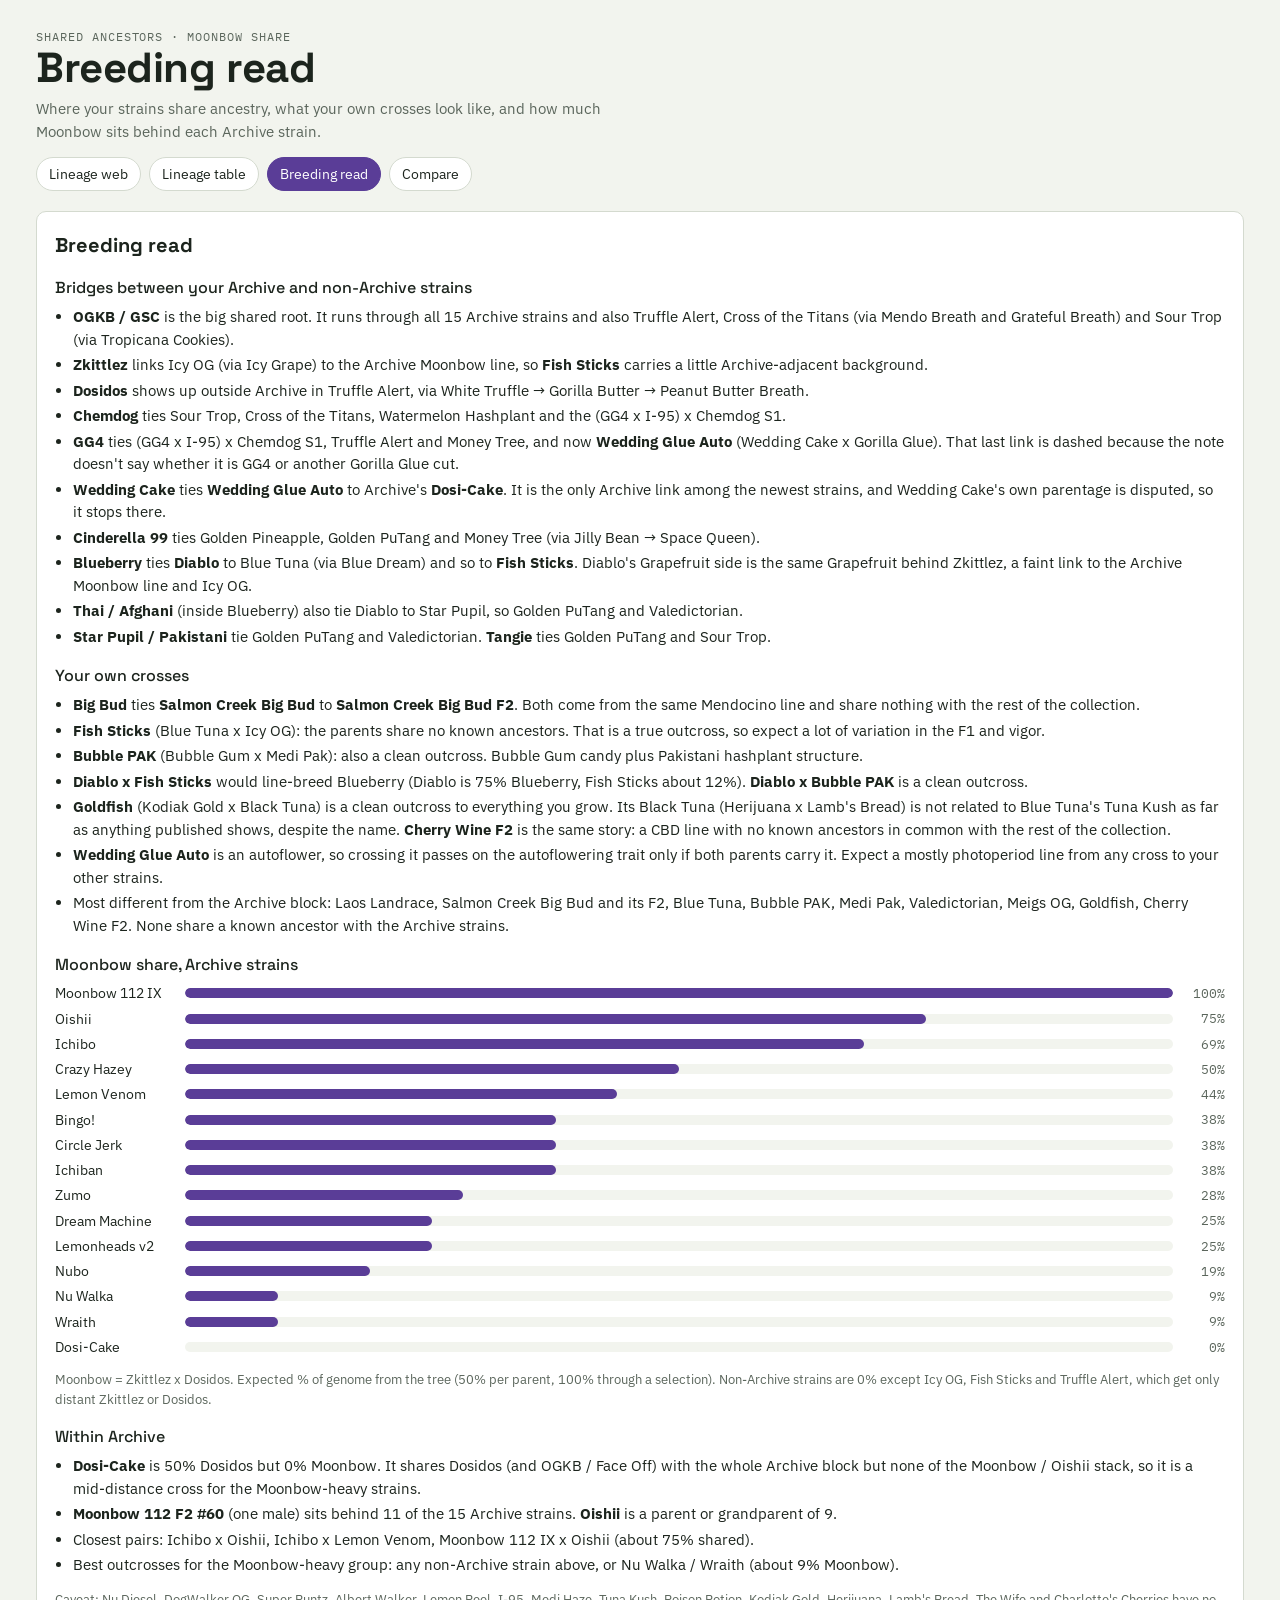
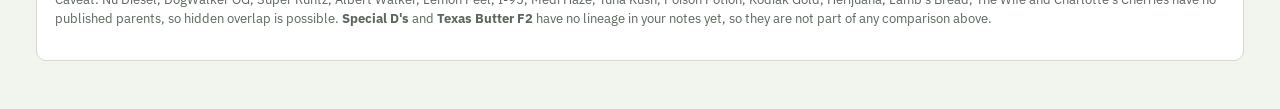
<file: breeding.html>
<!doctype html>
<html lang="en">
<head>
<meta charset="utf-8">
<meta name="viewport" content="width=device-width, initial-scale=1, viewport-fit=cover">
<meta name="robots" content="noindex, nofollow, noarchive">
<meta name="referrer" content="no-referrer">
<style>:root{padding-top:env(safe-area-inset-top,0px);padding-bottom:env(safe-area-inset-bottom,0px)}body{margin:0;font:14px system-ui,sans-serif}img{max-width:100%}[hidden]{display:none!important}</style>
<title>Breeding Read</title>
<meta name="claude:viewport-fit-sides" content="cover">
<link rel="preconnect" href="https://fonts.googleapis.com">
<link rel="stylesheet" href="https://fonts.googleapis.com/css2?family=Space+Grotesk:wght@500;700&family=IBM+Plex+Sans:wght@400;500;600&family=IBM+Plex+Mono:wght@400;500&display=swap">
<link rel="stylesheet" href="style.css">
</head>
<body>
<div class="wrap">
<header>
  <div class="kicker">Shared ancestors · Moonbow share</div>
  <h1>Breeding read</h1>
  <p>Where your strains share ancestry, what your own crosses look like, and how much Moonbow sits behind each Archive strain.</p>
  <nav class="pages" aria-label="Pages"><a href="index.html">Lineage web</a><a href="table.html">Lineage table</a><a href="breeding.html" aria-current="page">Breeding read</a><a href="compare.html">Compare</a></nav>
</header>

  <section class="panel">
    <h2>Breeding read</h2>
    <h3>Bridges between your Archive and non-Archive strains</h3>
    <ul>
      <li><b>OGKB / GSC</b> is the big shared root. It runs through all 15 Archive strains and also Truffle Alert, Cross of the Titans (via Mendo Breath and Grateful Breath) and Sour Trop (via Tropicana Cookies).</li>
      <li><b>Zkittlez</b> links Icy OG (via Icy Grape) to the Archive Moonbow line, so <b>Fish Sticks</b> carries a little Archive-adjacent background.</li>
      <li><b>Dosidos</b> shows up outside Archive in Truffle Alert, via White Truffle → Gorilla Butter → Peanut Butter Breath.</li>
      <li><b>Chemdog</b> ties Sour Trop, Cross of the Titans, Watermelon Hashplant and the (GG4 x I-95) x Chemdog S1.</li>
      <li><b>GG4</b> ties (GG4 x I-95) x Chemdog S1, Truffle Alert and Money Tree, and now <b>Wedding Glue Auto</b> (Wedding Cake x Gorilla Glue). That last link is dashed because the note doesn't say whether it is GG4 or another Gorilla Glue cut.</li>
      <li><b>Wedding Cake</b> ties <b>Wedding Glue Auto</b> to Archive's <b>Dosi-Cake</b>. It is the only Archive link among the newest strains, and Wedding Cake's own parentage is disputed, so it stops there.</li>
      <li><b>Cinderella 99</b> ties Golden Pineapple, Golden PuTang and Money Tree (via Jilly Bean → Space Queen).</li>
      <li><b>Blueberry</b> ties <b>Diablo</b> to Blue Tuna (via Blue Dream) and so to <b>Fish Sticks</b>. Diablo's Grapefruit side is the same Grapefruit behind Zkittlez, a faint link to the Archive Moonbow line and Icy OG.</li>
      <li><b>Thai / Afghani</b> (inside Blueberry) also tie Diablo to Star Pupil, so Golden PuTang and Valedictorian.</li>
      <li><b>Star Pupil / Pakistani</b> tie Golden PuTang and Valedictorian. <b>Tangie</b> ties Golden PuTang and Sour Trop.</li>
    </ul>

    <h3>Your own crosses</h3>
    <ul>
      <li><b>Big Bud</b> ties <b>Salmon Creek Big Bud</b> to <b>Salmon Creek Big Bud F2</b>. Both come from the same Mendocino line and share nothing with the rest of the collection.</li>
      <li><b>Fish Sticks</b> (Blue Tuna x Icy OG): the parents share no known ancestors. That is a true outcross, so expect a lot of variation in the F1 and vigor.</li>
      <li><b>Bubble PAK</b> (Bubble Gum x Medi Pak): also a clean outcross. Bubble Gum candy plus Pakistani hashplant structure.</li>
      <li><b>Diablo x Fish Sticks</b> would line-breed Blueberry (Diablo is 75% Blueberry, Fish Sticks about 12%). <b>Diablo x Bubble PAK</b> is a clean outcross.</li>
      <li><b>Goldfish</b> (Kodiak Gold x Black Tuna) is a clean outcross to everything you grow. Its Black Tuna (Herijuana x Lamb's Bread) is not related to Blue Tuna's Tuna Kush as far as anything published shows, despite the name. <b>Cherry Wine F2</b> is the same story: a CBD line with no known ancestors in common with the rest of the collection.</li>
      <li><b>Wedding Glue Auto</b> is an autoflower, so crossing it passes on the autoflowering trait only if both parents carry it. Expect a mostly photoperiod line from any cross to your other strains.</li>
      <li>Most different from the Archive block: Laos Landrace, Salmon Creek Big Bud and its F2, Blue Tuna, Bubble PAK, Medi Pak, Valedictorian, Meigs OG, Goldfish, Cherry Wine F2. None share a known ancestor with the Archive strains.</li>
    </ul>

    <h3>Moonbow share, Archive strains</h3>
    <div class="bars" id="mbbars"></div>
    <p class="note">Moonbow = Zkittlez x Dosidos. Expected % of genome from the tree (50% per parent, 100% through a selection). Non-Archive strains are 0% except Icy OG, Fish Sticks and Truffle Alert, which get only distant Zkittlez or Dosidos.</p>

    <h3>Within Archive</h3>
    <ul>
      <li><b>Dosi-Cake</b> is 50% Dosidos but 0% Moonbow. It shares Dosidos (and OGKB / Face Off) with the whole Archive block but none of the Moonbow / Oishii stack, so it is a mid-distance cross for the Moonbow-heavy strains.</li>
      <li><b>Moonbow 112 F2 #60</b> (one male) sits behind 11 of the 15 Archive strains. <b>Oishii</b> is a parent or grandparent of 9.</li>
      <li>Closest pairs: Ichibo x Oishii, Ichibo x Lemon Venom, Moonbow 112 IX x Oishii (about 75% shared).</li>
      <li>Best outcrosses for the Moonbow-heavy group: any non-Archive strain above, or Nu Walka / Wraith (about 9% Moonbow).</li>
    </ul>
    <p class="note">Caveat: Nu Diesel, DogWalker OG, Super Runtz, Albert Walker, Lemon Peel, I-95, Medi Haze, Tuna Kush, Poison Potion, Kodiak Gold, Herijuana, Lamb's Bread, The Wife and Charlotte's Cherries have no published parents, so hidden overlap is possible. <b>Special D's</b> and <b>Texas Butter F2</b> have no lineage in your notes yet, so they are not part of any comparison above.</p>
  </section>

</div>

<script src="data-loader.js"></script>
<script>
loadData().then(function(){
// moonbow share
const memo={};function fr(id){if(memo[id])return memo[id];const ps=par[id];let r={};
 if(id==='moonbow'||!ps){r[id]=1}else{const w=['lemonheads2','dreammachine','crazyhazey'].includes(id)?[.25,.25,.5]:ps.map(()=>1/ps.length);
 ps.forEach((x,i)=>{const f=fr(x.p);for(const k in f)r[k]=(r[k]||0)+f[k]*w[i]})}return memo[id]=r}
const mb=mine.filter(id=>byId[id].breeder==='Archive Seed Bank').map(id=>[id,(fr(id).moonbow||0)]).sort((a,b)=>b[1]-a[1]);
document.getElementById('mbbars').innerHTML=mb.map(([id,v])=>'<div class="brow"><span>'+esc(byId[id].label)+'</span><div class="btrack"><div class="bfill" style="width:'+(v*100)+'%"></div></div><span class="num">'+Math.round(v*100)+'%</span></div>').join('');

});
</script>
</body>
</html>
</file>
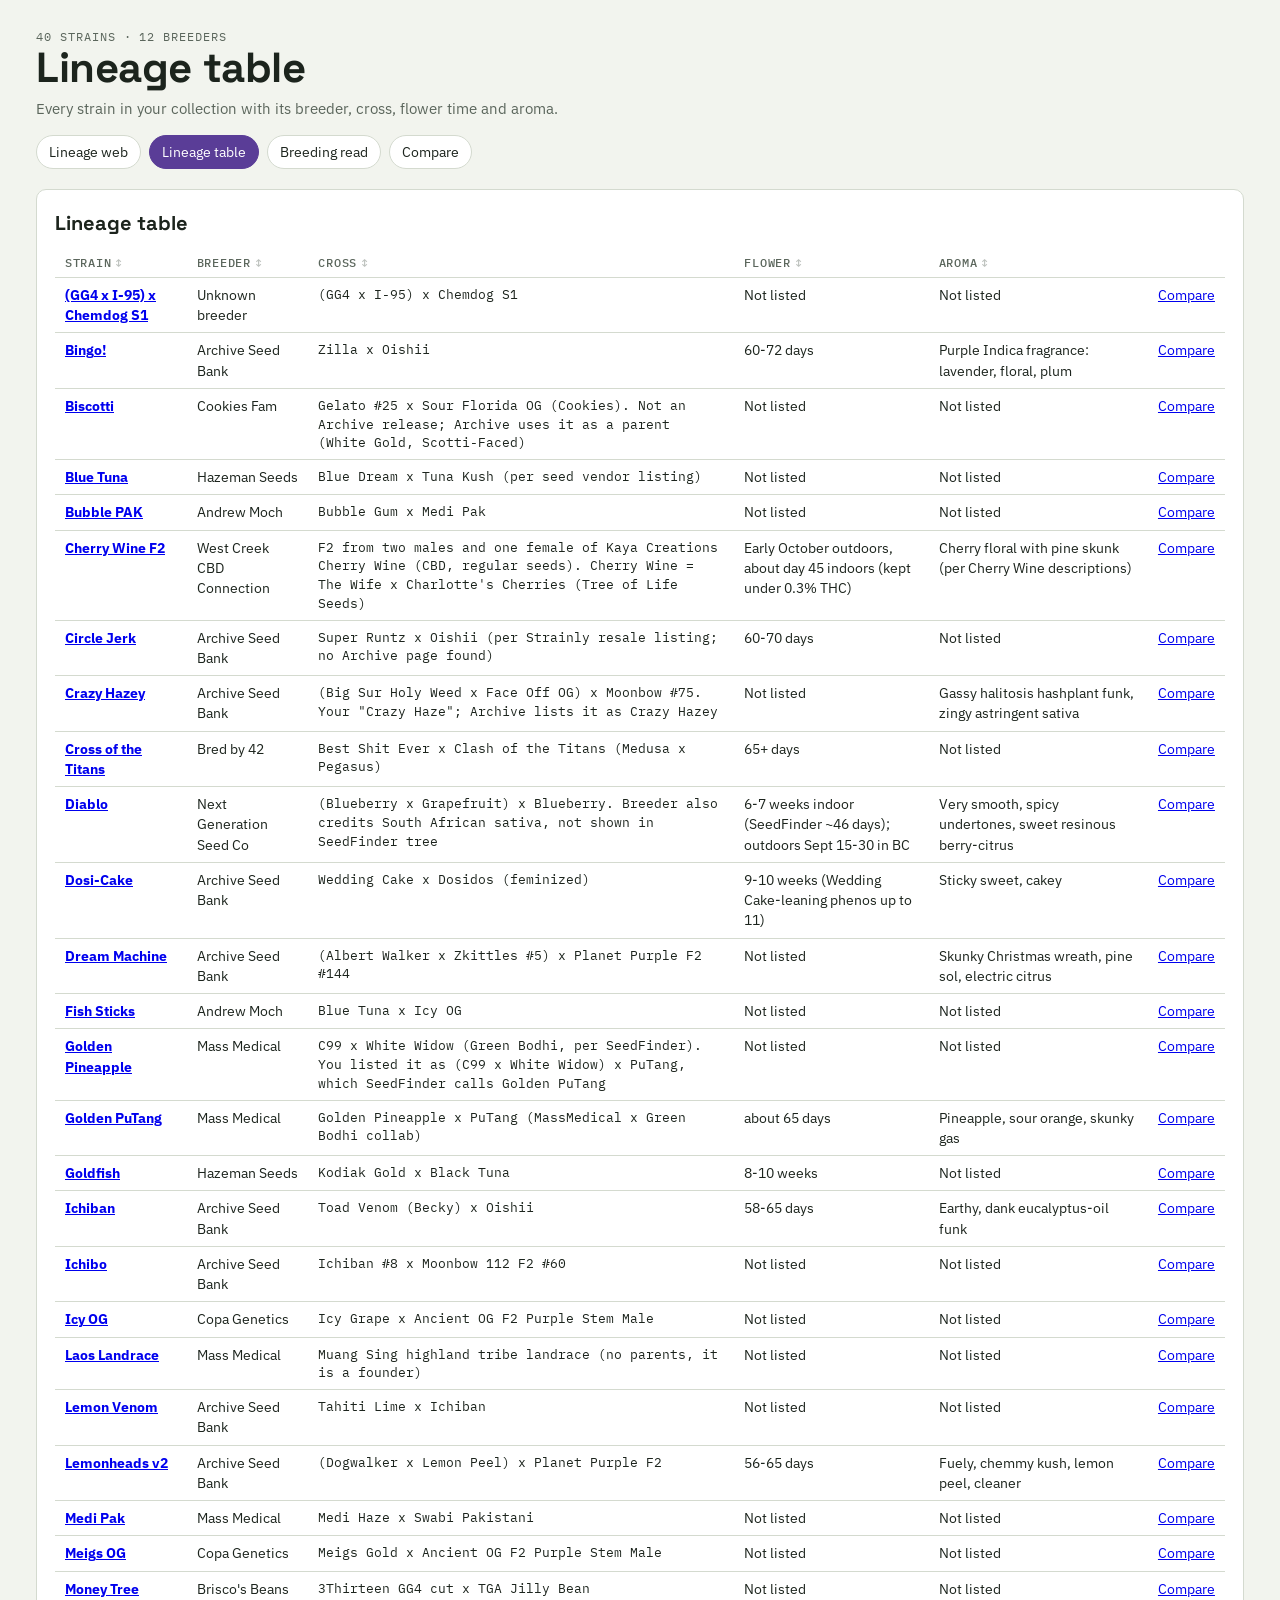
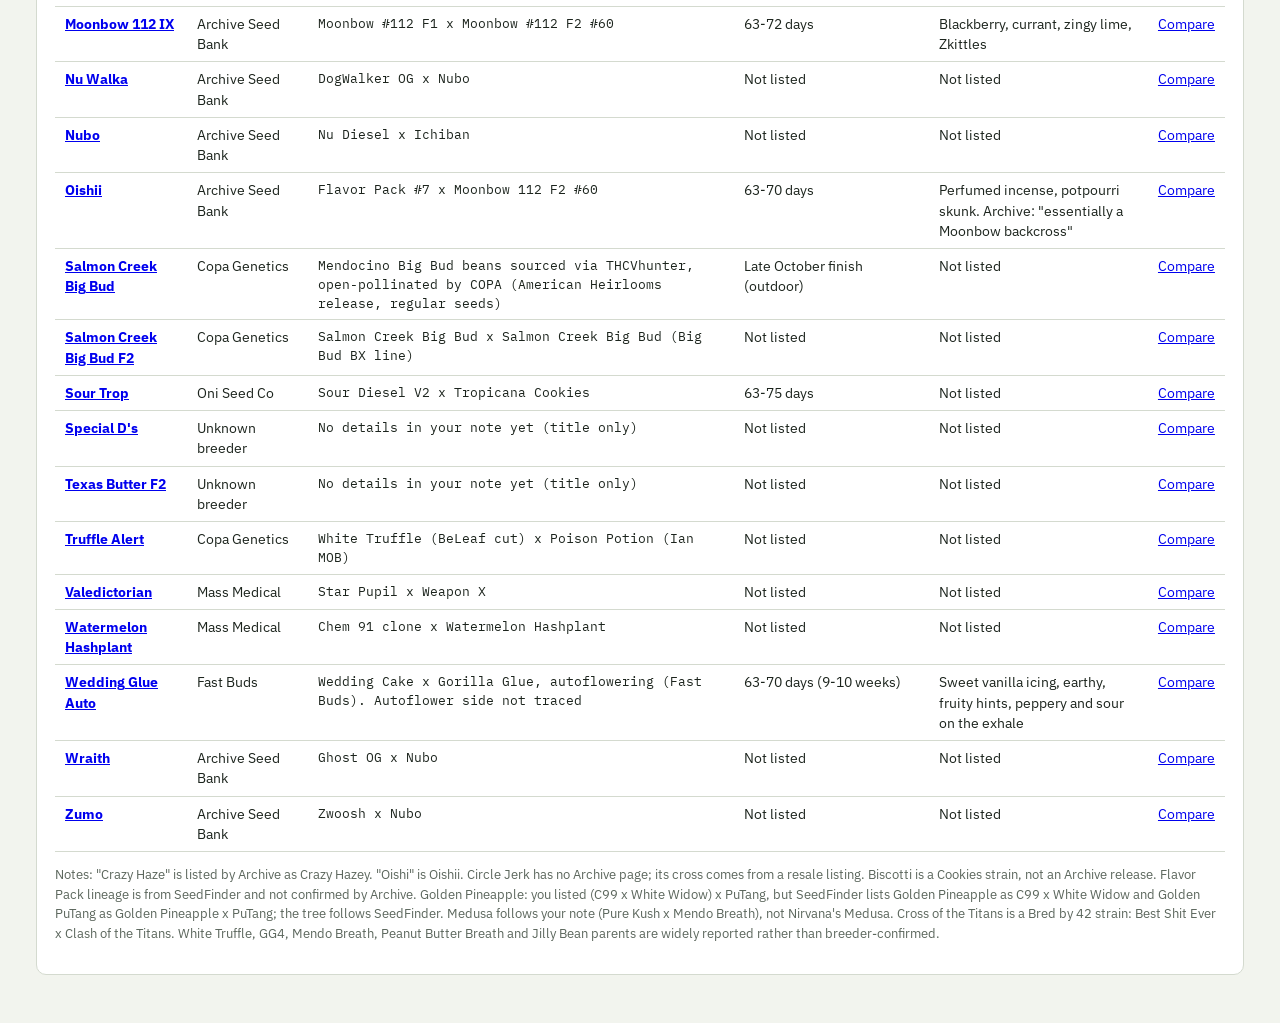
<file: table.html>
<!doctype html>
<html lang="en">
<head>
<meta charset="utf-8">
<meta name="viewport" content="width=device-width, initial-scale=1, viewport-fit=cover">
<meta name="robots" content="noindex, nofollow, noarchive">
<meta name="referrer" content="no-referrer">
<style>:root{padding-top:env(safe-area-inset-top,0px);padding-bottom:env(safe-area-inset-bottom,0px)}body{margin:0;font:14px system-ui,sans-serif}img{max-width:100%}[hidden]{display:none!important}</style>
<title>Lineage Table</title>
<meta name="claude:viewport-fit-sides" content="cover">
<link rel="preconnect" href="https://fonts.googleapis.com">
<link rel="stylesheet" href="https://fonts.googleapis.com/css2?family=Space+Grotesk:wght@500;700&family=IBM+Plex+Sans:wght@400;500;600&family=IBM+Plex+Mono:wght@400;500&display=swap">
<link rel="stylesheet" href="style.css">
</head>
<body>
<div class="wrap">
<header>
  <div class="kicker">40 strains · 12 breeders</div>
  <h1>Lineage table</h1>
  <p>Every strain in your collection with its breeder, cross, flower time and aroma.</p>
  <nav class="pages" aria-label="Pages"><a href="index.html">Lineage web</a><a href="table.html" aria-current="page">Lineage table</a><a href="breeding.html">Breeding read</a><a href="compare.html">Compare</a></nav>
</header>

<section class="panel">
  <h2>Lineage table</h2>
  <div class="tablewrap"><table>
    <thead><tr><th aria-sort="none"><button type="button" class="sort" data-k="label">Strain</button></th><th aria-sort="none"><button type="button" class="sort" data-k="breeder">Breeder</button></th><th aria-sort="none"><button type="button" class="sort" data-k="cross">Cross</button></th><th aria-sort="none"><button type="button" class="sort" data-k="ft">Flower</button></th><th aria-sort="none"><button type="button" class="sort" data-k="aroma">Aroma</button></th><th></th></tr></thead>
    <tbody id="tbody"></tbody>
  </table></div>
  <p class="note">Notes: "Crazy Haze" is listed by Archive as Crazy Hazey. "Oishi" is Oishii. Circle Jerk has no Archive page; its cross comes from a resale listing. Biscotti is a Cookies strain, not an Archive release. Flavor Pack lineage is from SeedFinder and not confirmed by Archive. Golden Pineapple: you listed (C99 x White Widow) x PuTang, but SeedFinder lists Golden Pineapple as C99 x White Widow and Golden PuTang as Golden Pineapple x PuTang; the tree follows SeedFinder. Medusa follows your note (Pure Kush x Mendo Breath), not Nirvana's Medusa. Cross of the Titans is a Bred by 42 strain: Best Shit Ever x Clash of the Titans. White Truffle, GG4, Mendo Breath, Peanut Butter Breath and Jilly Bean parents are widely reported rather than breeder-confirmed.</p>
</section>

</div>

<script src="data-loader.js"></script>
<script>
loadData().then(function(){
const tb=document.getElementById('tbody');
const row=n=>'<tr><td><b><a href="index.html#'+encodeURIComponent(n.id)+'">'+esc(n.label)+'</a></b></td><td>'+esc(n.breeder)+'</td><td class="m">'+esc(n.cross)+'</td><td>'+esc(n.ft||'Not listed')+'</td><td>'+esc(n.aroma||'Not listed')+'</td><td><a href="compare.html#'+encodeURIComponent(n.id)+'~">Compare</a></td></tr>';
const heads=[...document.querySelectorAll('th[aria-sort]')];
let sk=null,dir=1;
function render(){
  const list=mine.map(id=>byId[id]);
  if(sk){
    const num=sk==='ft';
    const val=n=>{const v=n[sk]||'';if(num){const m=v.match(/(\d+(?:\.\d+)?)(?:\s*-\s*\d+(?:\.\d+)?)?\s*(weeks?)?/i);return m?parseFloat(m[1])*(m[2]?7:1):null}return v.trim()&&!/^not listed$/i.test(v.trim())?v.toLowerCase():null};
    list.sort((a,b)=>{const x=val(a),y=val(b);if(x===null||y===null)return x===y?0:x===null?1:-1;return (x<y?-1:x>y?1:0)*dir});
  }
  tb.innerHTML=list.map(row).join('');
  heads.forEach(h=>h.setAttribute('aria-sort',h.firstChild.dataset.k===sk?(dir>0?'ascending':'descending'):'none'));
}
heads.forEach(h=>h.firstChild.onclick=()=>{const k=h.firstChild.dataset.k;if(sk===k)dir=-dir;else{sk=k;dir=1}render()});
render();

});
</script>
</body>
</html>
</file>
<file: style.css>
/* Layout: one column; header, controls, full-width graph, then side-by-side detail + analysis that stack on phones */
:root{
  --bg:#f2f4ee; --surface:#ffffff; --ink:#1c241d; --muted:#5b665c; --line:#d4dacf;
  --mine:#5a3d97; --mine-ink:#ffffff; --archive:#ece6f7; --archive-line:#8a73bd;
  --offsite:#dcefe9; --offsite-line:#3f8d7a; --unknown:#eceeea; --unknown-line:#9aa39b;
  --hl:#c7741c; --edge:#9aa59b; --own:#b5521f; --own-ink:#ffffff;
  --f-display:"Space Grotesk",system-ui,sans-serif; --f-body:"IBM Plex Sans",system-ui,sans-serif; --f-mono:"IBM Plex Mono",ui-monospace,monospace;
}
@media (prefers-color-scheme: dark){:root:not([data-theme="light"]){
  --bg:#141814; --surface:#1d231e; --ink:#e6ebe4; --muted:#9aa69b; --line:#323b33;
  --mine:#9b7ee0; --mine-ink:#120d1d; --archive:#2a2438; --archive-line:#9b85cf;
  --offsite:#183029; --offsite-line:#5fb39e; --unknown:#252a26; --unknown-line:#6d776e;
  --hl:#f0a24a; --edge:#5b665c; --own:#e0844f; --own-ink:#1a0e07; color-scheme:dark}}
:root[data-theme="dark"]{
  --bg:#141814; --surface:#1d231e; --ink:#e6ebe4; --muted:#9aa69b; --line:#323b33;
  --mine:#9b7ee0; --mine-ink:#120d1d; --archive:#2a2438; --archive-line:#9b85cf;
  --offsite:#183029; --offsite-line:#5fb39e; --unknown:#252a26; --unknown-line:#6d776e;
  --hl:#f0a24a; --edge:#5b665c; --own:#e0844f; --own-ink:#1a0e07; color-scheme:dark}
*{box-sizing:border-box}
body{background:var(--bg);color:var(--ink);font-family:var(--f-body);font-size:15px;line-height:1.5}
.wrap{max-width:1240px;margin:0 auto;padding-block:28px 48px;padding-left:max(16px,env(safe-area-inset-left,0px));padding-right:max(16px,env(safe-area-inset-right,0px));display:grid;gap:20px}
header h1{font-family:var(--f-display);font-weight:700;font-size:clamp(28px,4.2vw,42px);line-height:1.05;margin:0;letter-spacing:-.01em;text-wrap:balance}
header p{margin:8px 0 0;color:var(--muted);max-width:68ch}
.kicker{font-family:var(--f-mono);font-size:12px;letter-spacing:.08em;text-transform:uppercase;color:var(--muted)}
.chips{display:grid;gap:8px}
.chiprow{display:flex;flex-wrap:wrap;gap:6px;align-items:center}
.chip.brd{font-weight:600;background:transparent;border-color:transparent;padding-left:2px;color:var(--muted)}
.chip.brd:hover{color:var(--ink)}
.chip.brd[aria-pressed="true"]{background:var(--ink);color:var(--bg);border-color:var(--ink);padding-left:11px}
.chip{font:500 13px var(--f-body);border:1px solid var(--line);background:var(--surface);color:var(--ink);border-radius:999px;padding:5px 11px;cursor:pointer}
.chip:hover{border-color:var(--mine)}
.chip[aria-pressed="true"]{background:var(--mine);color:var(--mine-ink);border-color:var(--mine)}
.chip:focus-visible,button:focus-visible{outline:2px solid var(--hl);outline-offset:2px}
.bar{display:flex;flex-wrap:wrap;gap:12px 20px;align-items:center;justify-content:space-between}
.legend{display:flex;flex-wrap:wrap;gap:6px 16px;font-size:13px;color:var(--muted)}
.legend span{display:inline-flex;align-items:center;gap:6px}
.sw{width:18px;height:12px;border-radius:3px;border:1.5px solid}
.ln{width:22px;height:0;border-top:2px solid var(--edge)}
.btns{display:flex;gap:6px}
.btn{font:500 13px var(--f-body);background:transparent;color:var(--ink);border:1px solid var(--line);border-radius:6px;padding:5px 10px;cursor:pointer}
.stage{background:var(--surface);border:1px solid var(--line);border-radius:10px;min-width:0}
.stagehead{display:flex;flex-wrap:wrap;gap:4px 12px;align-items:baseline;padding:12px 16px;border-bottom:1px solid var(--line)}
#viewtitle{font-family:var(--f-display);font-weight:700;font-size:18px}
.scroller{overflow:auto;max-height:85vh;padding:16px;-webkit-overflow-scrolling:touch}
#g{display:block;margin:0 auto}
.tog{display:inline-flex;align-items:center;gap:6px;font-size:13px;color:var(--muted);margin-right:6px;cursor:pointer}
.chip.all{border-style:dashed}
.chip.all[aria-pressed="true"]{border-style:solid}
/* svg */
.n rect{fill:var(--archive);stroke:var(--archive-line);stroke-width:1.5}
.n.offsite rect{fill:var(--offsite);stroke:var(--offsite-line)}
.n.unknown rect{fill:var(--unknown);stroke:var(--unknown-line);stroke-dasharray:4 3}
.n.mine rect{fill:var(--mine);stroke:var(--mine)}
.n text{fill:var(--ink);font:500 13px var(--f-body);dominant-baseline:central;text-anchor:middle;pointer-events:none}
.n.unknown text{fill:var(--muted)}
.n.mine text{fill:var(--mine-ink);font-weight:600}
.n.own rect{fill:var(--own);stroke:var(--own)}
.n.own text{fill:var(--own-ink)}
.n{cursor:pointer}
.n:hover rect,.n:focus rect{stroke:var(--hl);stroke-width:2.5}
.n:focus{outline:none}
.n.focus rect{stroke:var(--hl);stroke-width:3}
.e{fill:none;stroke:var(--edge);stroke-width:1.6}
.e.sel{stroke-dasharray:2 4;stroke-linecap:round}
.e.dash{stroke-dasharray:7 5}
.e.hl{stroke:var(--hl);stroke-width:2.4}
.dim{opacity:.15}
.arrow{fill:var(--edge)} .arrow.hl{fill:var(--hl)}
.grid2{display:grid;grid-template-columns:minmax(0,1fr) minmax(0,1.3fr);gap:20px}
@media (max-width:820px){.grid2{grid-template-columns:minmax(0,1fr)}}
section{min-width:0}
h2{font-family:var(--f-display);font-weight:700;font-size:20px;margin:0 0 10px;text-wrap:balance}
h3{font-family:var(--f-display);font-weight:500;font-size:16px;margin:16px 0 6px}
.panel{background:var(--surface);border:1px solid var(--line);border-radius:10px;padding:18px}
.cross{font-family:var(--f-mono);font-size:13.5px;background:var(--bg);border-radius:6px;padding:8px 10px;margin:8px 0;overflow-wrap:anywhere}
dl{display:grid;grid-template-columns:max-content minmax(0,1fr);gap:4px 14px;margin:10px 0 0;font-size:14px}
dt{color:var(--muted)} dd{margin:0;overflow-wrap:anywhere}
table.spec{width:100%;border-collapse:collapse;margin:10px 0 0;font-size:14px;table-layout:fixed}
table.spec th,table.spec td{text-align:left;vertical-align:top;padding:6px 8px;border-top:1px solid var(--line);overflow-wrap:anywhere}
table.spec th{width:34%;font-weight:400;color:var(--muted)}
table.spec tr:last-child th,table.spec tr:last-child td{border-bottom:1px solid var(--line)}
.parh{margin:16px 0 4px;font-size:14px;color:var(--muted);font-weight:500}
details.par{border-top:1px solid var(--line);padding:6px 0}
details.par summary{cursor:pointer;font-weight:500;padding:4px 0}
details.par .cross{margin:4px 0}
.tag{display:inline-block;font:500 11px var(--f-mono);letter-spacing:.06em;text-transform:uppercase;padding:2px 7px;border-radius:4px;border:1px solid}
.url{font-family:var(--f-mono);font-size:12px;color:var(--muted);overflow-wrap:anywhere;user-select:all}
ul{margin:6px 0;padding-left:18px} li{margin:3px 0}
.bars{display:grid;gap:5px;font-size:13.5px}
.brow{display:grid;grid-template-columns:120px minmax(0,1fr) 42px;gap:10px;align-items:center}
.btrack{height:10px;background:var(--bg);border-radius:5px;overflow:hidden}
.bfill{height:100%;background:var(--mine);border-radius:5px}
.num{font-variant-numeric:tabular-nums;font-family:var(--f-mono);font-size:12.5px;text-align:right;color:var(--muted)}
.tablewrap{overflow-x:auto}
table{border-collapse:collapse;font-size:13.5px;width:100%;min-width:760px}
th,td{text-align:left;padding:7px 10px;border-bottom:1px solid var(--line);vertical-align:top}
th{font:500 12px var(--f-mono);letter-spacing:.06em;text-transform:uppercase;color:var(--muted)}
td.m{font-family:var(--f-mono);font-size:12.5px}
.note{font-size:13px;color:var(--muted)}
.hint{font-size:13px;color:var(--muted);margin:0}
.pages{display:flex;gap:8px;flex-wrap:wrap;margin-top:14px}
.pages a{font-family:var(--f-body);font-size:13.5px;padding:6px 12px;border:1px solid var(--line);border-radius:999px;background:var(--surface);color:var(--ink);text-decoration:none}
.pages a:hover{border-color:var(--mine)}
.pages a[aria-current=page]{background:var(--mine);border-color:var(--mine);color:var(--mine-ink)}

.sort{all:unset;cursor:pointer;display:inline-flex;gap:4px;align-items:center;font:inherit;letter-spacing:inherit;text-transform:inherit;color:inherit}
.sort:hover,.sort:focus-visible{color:var(--ink)}
.sort:focus-visible{outline:2px solid var(--hl);outline-offset:2px}
.sort::after{content:"\2195";opacity:.4}
th[aria-sort=ascending] .sort::after{content:"\25B2";opacity:1}
th[aria-sort=descending] .sort::after{content:"\25BC";opacity:1}

/* compare page */
:root{--ca:#2f6fb3;--ca-bg:#dbe8f6;--cb:#b5521f;--cb-bg:#f6e2d6;--shared:#7a8a7b}
@media (prefers-color-scheme: dark){:root:not([data-theme="light"]){--ca:#6fa8e6;--ca-bg:#1c2b3e;--cb:#e0844f;--cb-bg:#3a2619;--shared:#8d9a8e}}
:root[data-theme="dark"]{--ca:#6fa8e6;--ca-bg:#1c2b3e;--cb:#e0844f;--cb-bg:#3a2619;--shared:#8d9a8e}
.cmpbar{display:flex;flex-wrap:wrap;gap:10px 12px;align-items:flex-end}
.cmpsel{display:grid;gap:4px;flex:1 1 220px;min-width:0}
.cmpsel span{font:500 12px var(--f-mono);letter-spacing:.06em;text-transform:uppercase}
.cmpsel.a span{color:var(--ca)} .cmpsel.b span{color:var(--cb)}
.cmpsel select{font:500 14px var(--f-body);padding:8px 10px;border-radius:6px;border:2px solid var(--line);background:var(--surface);color:var(--ink);width:100%}
.cmpsel.a select{border-color:var(--ca)} .cmpsel.b select{border-color:var(--cb)}
.cmpbar .btn{padding:9px 12px}
.n.cmp.a rect{fill:var(--ca-bg);stroke:var(--ca)} .n.cmp.b rect{fill:var(--cb-bg);stroke:var(--cb)}
.n.cmp.sh rect{fill:var(--surface);stroke:var(--shared)} .n.cmp.sh text{fill:var(--ink)}
.n.cmp.isA rect{fill:var(--ca);stroke:var(--ca);stroke-width:2.5} .n.cmp.isB rect{fill:var(--cb);stroke:var(--cb);stroke-width:2.5}
.n.cmp.isA text,.n.cmp.isB text{fill:#fff;font-weight:600}
.e.ca{stroke:var(--ca)} .e.cb{stroke:var(--cb)} .arrow.a{fill:var(--ca)} .arrow.b{fill:var(--cb)}
.ovr{display:flex;align-items:baseline;gap:12px;margin:6px 0 4px}
.ovnum{font:700 38px var(--f-display);line-height:1}
.dtrack{height:10px;position:relative;background:var(--bg);border-radius:5px;overflow:hidden}
.dfill{position:absolute;left:0;height:50%;border-radius:0 3px 3px 0}
.dfill.a{top:0;background:var(--ca)} .dfill.b{bottom:0;background:var(--cb)}
table.cmptbl{table-layout:fixed}
table.cmptbl th:first-child{width:22%}
table.cmptbl thead th{font:600 13px var(--f-display);letter-spacing:0;text-transform:none;border-top:0}
table.cmptbl th.ha{color:var(--ca)} table.cmptbl th.hb{color:var(--cb)}
table.cmptbl{min-width:0}
table.cmptbl tr.diff td,table.cmptbl tr.diff th{background:color-mix(in srgb,var(--hl) 10%,transparent)}
</file>
